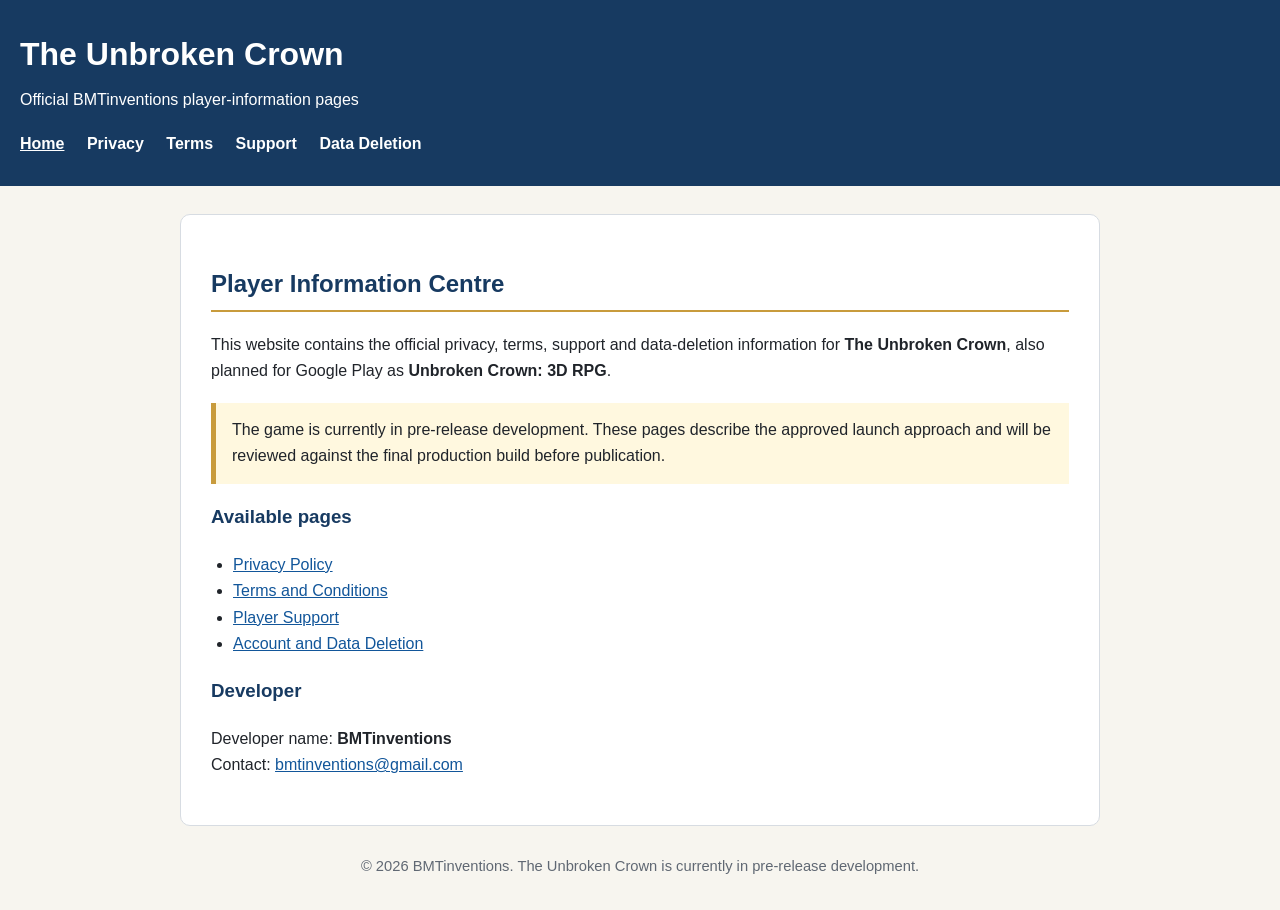
<file: index.html>
<!DOCTYPE html>
<html lang="en">
<head>
  <meta charset="UTF-8">
  <meta name="viewport" content="width=device-width, initial-scale=1.0">
  <meta name="description" content="Official privacy, terms, support and account or data deletion information for The Unbroken Crown, a pre-release Android game by BMTinventions.">
  <meta name="author" content="BMTinventions">
  <meta name="robots" content="index,follow">
  <meta name="theme-color" content="#173a61">
  <meta property="og:site_name" content="The Unbroken Crown">
  <meta property="og:type" content="website">
  <meta property="og:title" content="The Unbroken Crown — Player Information">
  <meta property="og:description" content="Official privacy, terms, support and account or data deletion information for The Unbroken Crown, a pre-release Android game by BMTinventions.">
  <link rel="canonical" href="https://bmtinventions.github.io/the-unbroken-crown/">
  <meta property="og:url" content="https://bmtinventions.github.io/the-unbroken-crown/">
  <meta name="twitter:card" content="summary">
  <title>The Unbroken Crown — Player Information</title>
  <link rel="stylesheet" href="styles.css">
</head>
<body>
<a class="skip-link" href="#main-content">Skip to main content</a>
<header>
  <h1>The Unbroken Crown</h1>
  <p>Official BMTinventions player-information pages</p>
  <nav aria-label="Primary navigation">
    <a href="index.html" aria-current="page">Home</a>
    <a href="privacy.html">Privacy</a>
    <a href="terms.html">Terms</a>
    <a href="support.html">Support</a>
    <a href="deletion.html">Data Deletion</a>
  </nav>
</header>
<main id="main-content">
  <h2>Player Information Centre</h2>

  <p>
    This website contains the official privacy, terms, support and
    data-deletion information for <strong>The Unbroken Crown</strong>,
    also planned for Google Play as <strong>Unbroken Crown: 3D RPG</strong>.
  </p>

  <div class="notice">
    The game is currently in pre-release development. These pages describe
    the approved launch approach and will be reviewed against the final
    production build before publication.
  </div>

  <h3>Available pages</h3>
  <ul>
    <li><a href="privacy.html">Privacy Policy</a></li>
    <li><a href="terms.html">Terms and Conditions</a></li>
    <li><a href="support.html">Player Support</a></li>
    <li><a href="deletion.html">Account and Data Deletion</a></li>
  </ul>

  <h3>Developer</h3>
  <p>
    Developer name: <strong>BMTinventions</strong><br>
    Contact: <a href="mailto:bmtinventions@gmail.com" aria-label="Email BMTinventions support">bmtinventions@gmail.com</a>
  </p>
</main>
<footer>
  <p>© 2026 BMTinventions. The Unbroken Crown is currently in pre-release development.</p>
</footer>
</body>
</html>
</file>
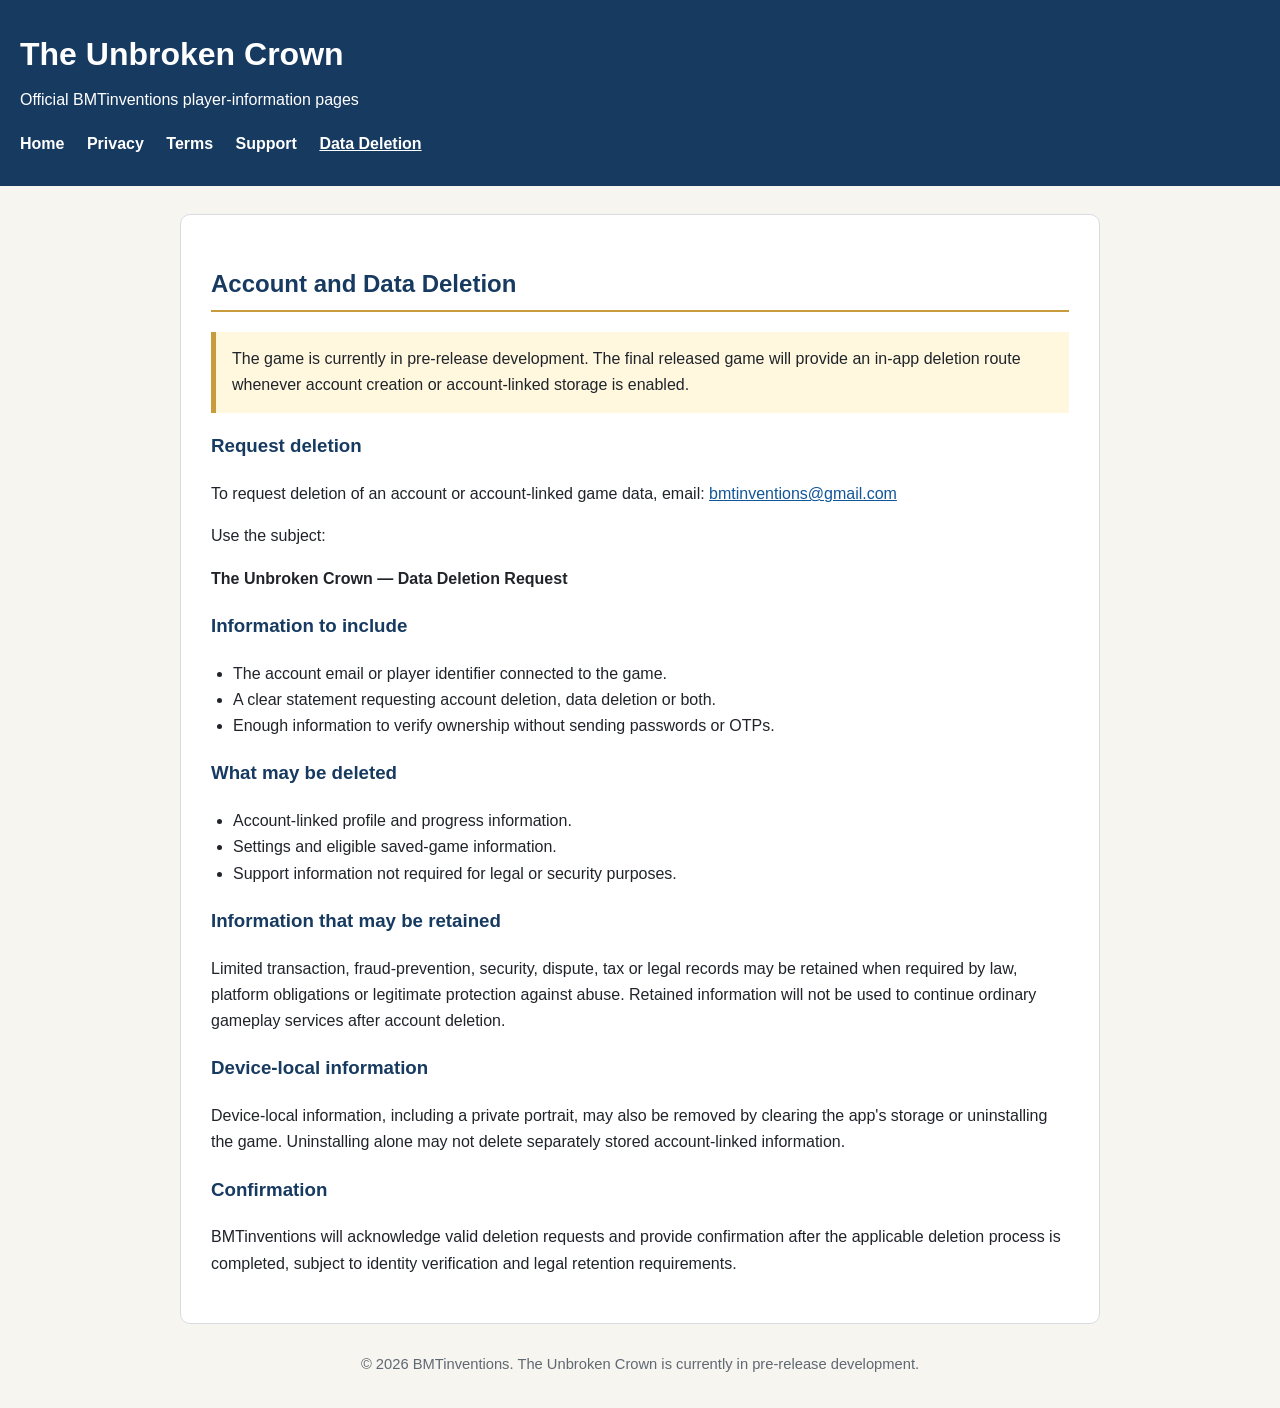
<file: deletion.html>
<!DOCTYPE html>
<html lang="en">
<head>
  <meta charset="UTF-8">
  <meta name="viewport" content="width=device-width, initial-scale=1.0">
  <meta name="description" content="Instructions for requesting deletion of a The Unbroken Crown account or account-linked game data, including retained records and device-local information.">
  <meta name="author" content="BMTinventions">
  <meta name="robots" content="index,follow">
  <meta name="theme-color" content="#173a61">
  <meta property="og:site_name" content="The Unbroken Crown">
  <meta property="og:type" content="website">
  <meta property="og:title" content="Account and Data Deletion — The Unbroken Crown">
  <meta property="og:description" content="Instructions for requesting deletion of a The Unbroken Crown account or account-linked game data, including retained records and device-local information.">
  <link rel="canonical" href="https://bmtinventions.github.io/the-unbroken-crown/deletion.html">
  <meta property="og:url" content="https://bmtinventions.github.io/the-unbroken-crown/deletion.html">
  <meta name="twitter:card" content="summary">
  <title>Account and Data Deletion — The Unbroken Crown</title>
  <link rel="stylesheet" href="styles.css">
</head>
<body>
<a class="skip-link" href="#main-content">Skip to main content</a>
<header>
  <h1>The Unbroken Crown</h1>
  <p>Official BMTinventions player-information pages</p>
  <nav aria-label="Primary navigation">
    <a href="index.html">Home</a>
    <a href="privacy.html">Privacy</a>
    <a href="terms.html">Terms</a>
    <a href="support.html">Support</a>
    <a href="deletion.html" aria-current="page">Data Deletion</a>
  </nav>
</header>
<main id="main-content">
  <h2>Account and Data Deletion</h2>

  <div class="notice">
    The game is currently in pre-release development. The final released game
    will provide an in-app deletion route whenever account creation or
    account-linked storage is enabled.
  </div>

  <h3>Request deletion</h3>
  <p>
    To request deletion of an account or account-linked game data, email:
    <a href="mailto:bmtinventions@gmail.com?subject=The%20Unbroken%20Crown%20Data%20Deletion%20Request" aria-label="Email BMTinventions to request data deletion">
      bmtinventions@gmail.com
    </a>
  </p>

  <p>Use the subject:</p>
  <p><strong>The Unbroken Crown — Data Deletion Request</strong></p>

  <h3>Information to include</h3>
  <ul>
    <li>The account email or player identifier connected to the game.</li>
    <li>A clear statement requesting account deletion, data deletion or both.</li>
    <li>Enough information to verify ownership without sending passwords or OTPs.</li>
  </ul>

  <h3>What may be deleted</h3>
  <ul>
    <li>Account-linked profile and progress information.</li>
    <li>Settings and eligible saved-game information.</li>
    <li>Support information not required for legal or security purposes.</li>
  </ul>

  <h3>Information that may be retained</h3>
  <p>
    Limited transaction, fraud-prevention, security, dispute, tax or legal
    records may be retained when required by law, platform obligations or
    legitimate protection against abuse. Retained information will not be used
    to continue ordinary gameplay services after account deletion.
  </p>

  <h3>Device-local information</h3>
  <p>
    Device-local information, including a private portrait, may also be removed
    by clearing the app's storage or uninstalling the game. Uninstalling alone
    may not delete separately stored account-linked information.
  </p>

  <h3>Confirmation</h3>
  <p>
    BMTinventions will acknowledge valid deletion requests and provide
    confirmation after the applicable deletion process is completed, subject to
    identity verification and legal retention requirements.
  </p>
</main>
<footer>
  <p>© 2026 BMTinventions. The Unbroken Crown is currently in pre-release development.</p>
</footer>
</body>
</html>
</file>
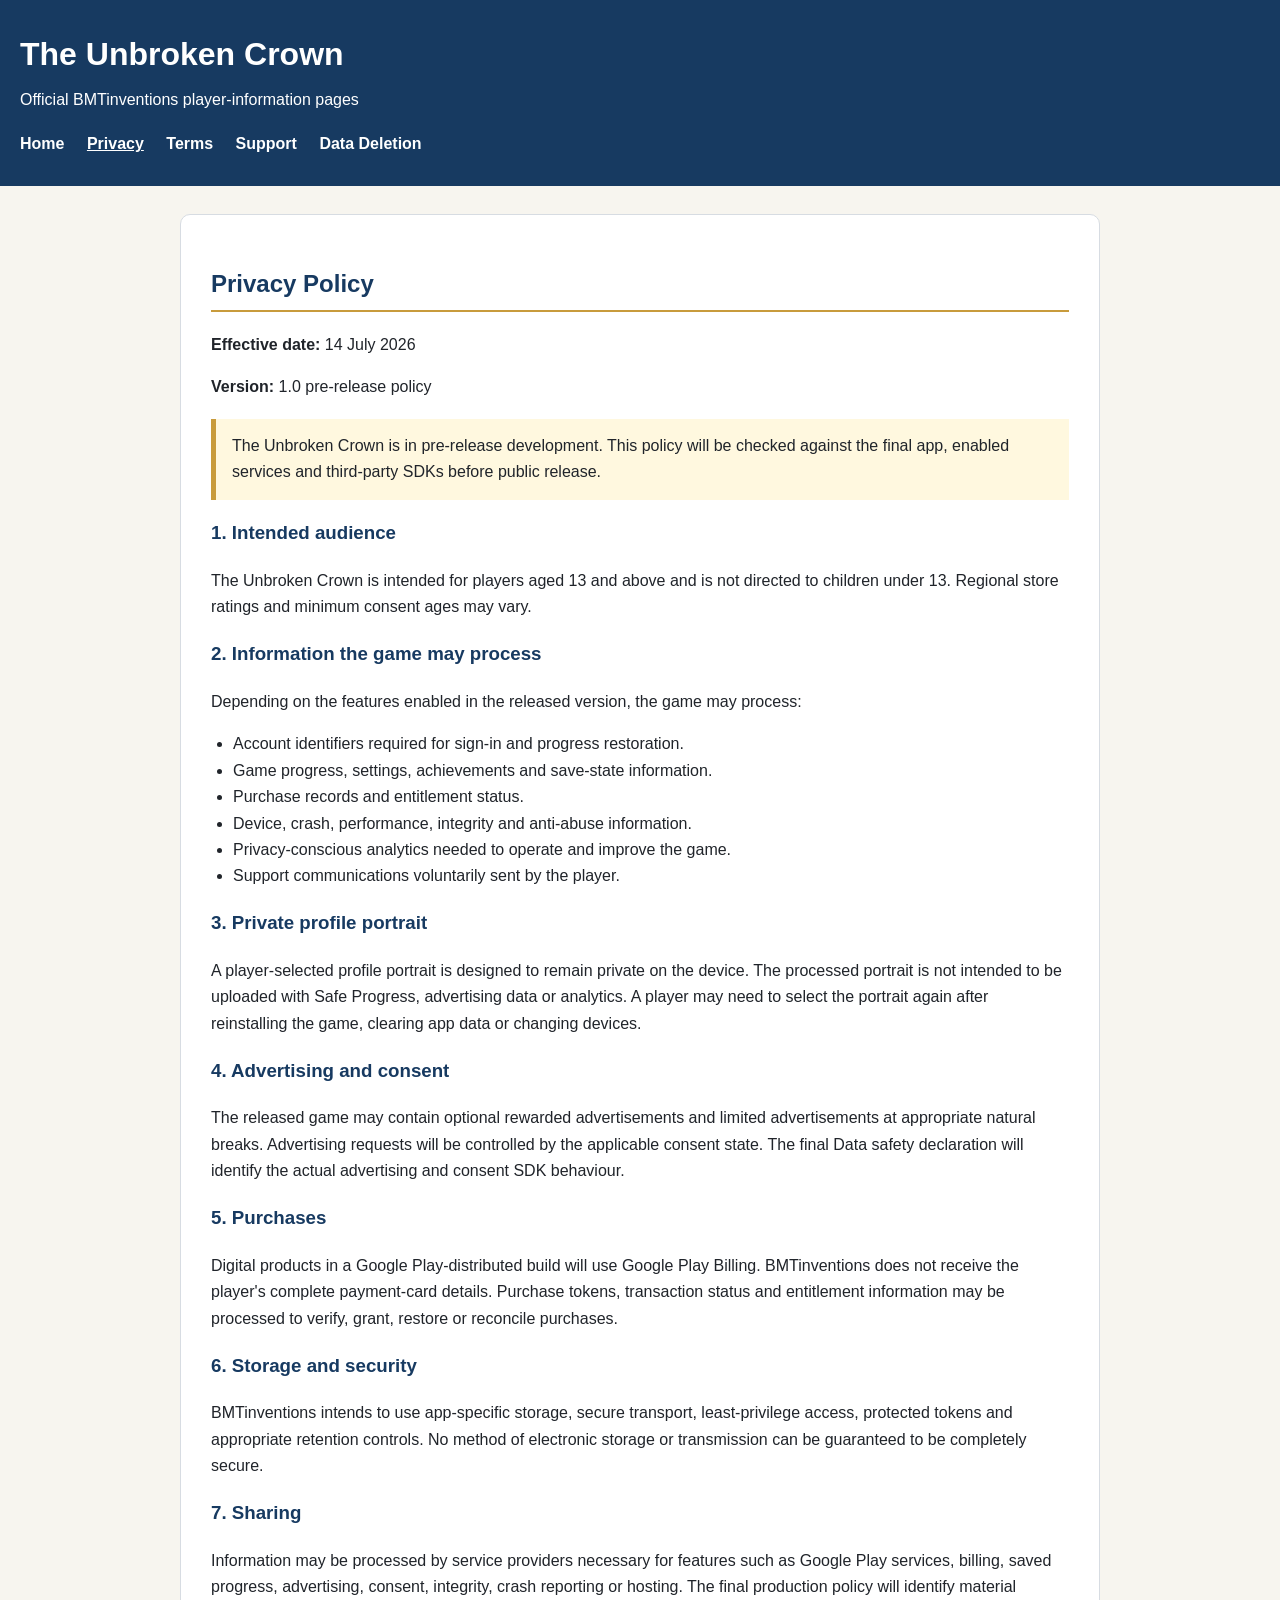
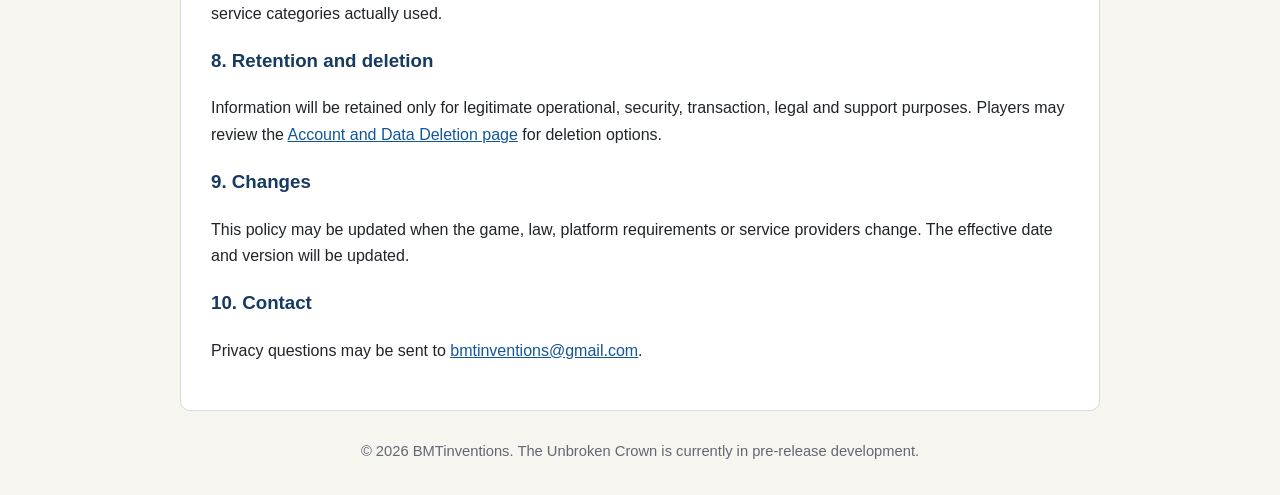
<file: privacy.html>
<!DOCTYPE html>
<html lang="en">
<head>
  <meta charset="UTF-8">
  <meta name="viewport" content="width=device-width, initial-scale=1.0">
  <meta name="description" content="Pre-release privacy policy for The Unbroken Crown, describing intended data handling, private portrait storage, advertising, purchases, retention and deletion.">
  <meta name="author" content="BMTinventions">
  <meta name="robots" content="index,follow">
  <meta name="theme-color" content="#173a61">
  <meta property="og:site_name" content="The Unbroken Crown">
  <meta property="og:type" content="website">
  <meta property="og:title" content="Privacy Policy — The Unbroken Crown">
  <meta property="og:description" content="Pre-release privacy policy for The Unbroken Crown, describing intended data handling, private portrait storage, advertising, purchases, retention and deletion.">
  <link rel="canonical" href="https://bmtinventions.github.io/the-unbroken-crown/privacy.html">
  <meta property="og:url" content="https://bmtinventions.github.io/the-unbroken-crown/privacy.html">
  <meta name="twitter:card" content="summary">
  <title>Privacy Policy — The Unbroken Crown</title>
  <link rel="stylesheet" href="styles.css">
</head>
<body>
<a class="skip-link" href="#main-content">Skip to main content</a>
<header>
  <h1>The Unbroken Crown</h1>
  <p>Official BMTinventions player-information pages</p>
  <nav aria-label="Primary navigation">
    <a href="index.html">Home</a>
    <a href="privacy.html" aria-current="page">Privacy</a>
    <a href="terms.html">Terms</a>
    <a href="support.html">Support</a>
    <a href="deletion.html">Data Deletion</a>
  </nav>
</header>
<main id="main-content">
  <h2>Privacy Policy</h2>
  <p><strong>Effective date:</strong> <time datetime="2026-07-14">14 July 2026</time></p>
  <p><strong>Version:</strong> 1.0 pre-release policy</p>

  <div class="notice">
    The Unbroken Crown is in pre-release development. This policy will be
    checked against the final app, enabled services and third-party SDKs
    before public release.
  </div>

  <h3>1. Intended audience</h3>
  <p>
    The Unbroken Crown is intended for players aged 13 and above and is not
    directed to children under 13. Regional store ratings and minimum consent
    ages may vary.
  </p>

  <h3>2. Information the game may process</h3>
  <p>Depending on the features enabled in the released version, the game may process:</p>
  <ul>
    <li>Account identifiers required for sign-in and progress restoration.</li>
    <li>Game progress, settings, achievements and save-state information.</li>
    <li>Purchase records and entitlement status.</li>
    <li>Device, crash, performance, integrity and anti-abuse information.</li>
    <li>Privacy-conscious analytics needed to operate and improve the game.</li>
    <li>Support communications voluntarily sent by the player.</li>
  </ul>

  <h3>3. Private profile portrait</h3>
  <p>
    A player-selected profile portrait is designed to remain private on the
    device. The processed portrait is not intended to be uploaded with Safe
    Progress, advertising data or analytics. A player may need to select the
    portrait again after reinstalling the game, clearing app data or changing
    devices.
  </p>

  <h3>4. Advertising and consent</h3>
  <p>
    The released game may contain optional rewarded advertisements and limited
    advertisements at appropriate natural breaks. Advertising requests will be
    controlled by the applicable consent state. The final Data safety
    declaration will identify the actual advertising and consent SDK behaviour.
  </p>

  <h3>5. Purchases</h3>
  <p>
    Digital products in a Google Play-distributed build will use Google Play
    Billing. BMTinventions does not receive the player's complete payment-card
    details. Purchase tokens, transaction status and entitlement information may
    be processed to verify, grant, restore or reconcile purchases.
  </p>

  <h3>6. Storage and security</h3>
  <p>
    BMTinventions intends to use app-specific storage, secure transport,
    least-privilege access, protected tokens and appropriate retention controls.
    No method of electronic storage or transmission can be guaranteed to be
    completely secure.
  </p>

  <h3>7. Sharing</h3>
  <p>
    Information may be processed by service providers necessary for features
    such as Google Play services, billing, saved progress, advertising,
    consent, integrity, crash reporting or hosting. The final production policy
    will identify material service categories actually used.
  </p>

  <h3>8. Retention and deletion</h3>
  <p>
    Information will be retained only for legitimate operational, security,
    transaction, legal and support purposes. Players may review the
    <a href="deletion.html">Account and Data Deletion page</a> for deletion
    options.
  </p>

  <h3>9. Changes</h3>
  <p>
    This policy may be updated when the game, law, platform requirements or
    service providers change. The effective date and version will be updated.
  </p>

  <h3>10. Contact</h3>
  <p>
    Privacy questions may be sent to
    <a href="mailto:bmtinventions@gmail.com?subject=The%20Unbroken%20Crown%20Privacy" aria-label="Email BMTinventions about privacy">bmtinventions@gmail.com</a>.
  </p>
</main>
<footer>
  <p>© 2026 BMTinventions. The Unbroken Crown is currently in pre-release development.</p>
</footer>
</body>
</html>
</file>
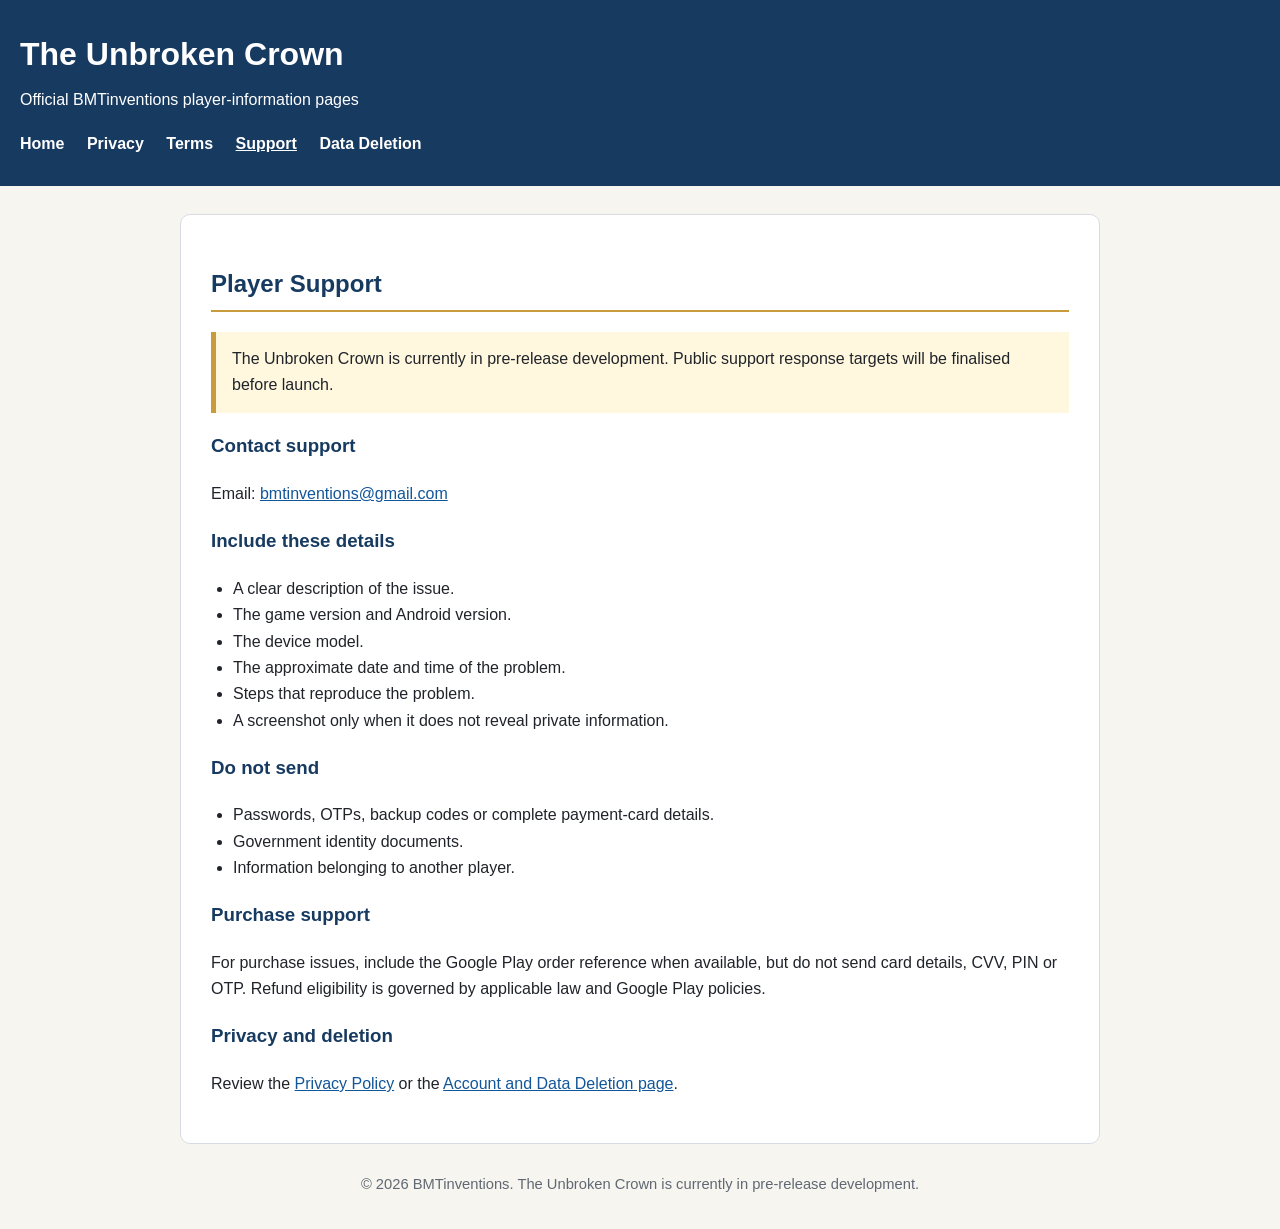
<file: support.html>
<!DOCTYPE html>
<html lang="en">
<head>
  <meta charset="UTF-8">
  <meta name="viewport" content="width=device-width, initial-scale=1.0">
  <meta name="description" content="Official player support information for The Unbroken Crown, including issue reporting, purchase support, privacy and account or data deletion links.">
  <meta name="author" content="BMTinventions">
  <meta name="robots" content="index,follow">
  <meta name="theme-color" content="#173a61">
  <meta property="og:site_name" content="The Unbroken Crown">
  <meta property="og:type" content="website">
  <meta property="og:title" content="Player Support — The Unbroken Crown">
  <meta property="og:description" content="Official player support information for The Unbroken Crown, including issue reporting, purchase support, privacy and account or data deletion links.">
  <link rel="canonical" href="https://bmtinventions.github.io/the-unbroken-crown/support.html">
  <meta property="og:url" content="https://bmtinventions.github.io/the-unbroken-crown/support.html">
  <meta name="twitter:card" content="summary">
  <title>Player Support — The Unbroken Crown</title>
  <link rel="stylesheet" href="styles.css">
</head>
<body>
<a class="skip-link" href="#main-content">Skip to main content</a>
<header>
  <h1>The Unbroken Crown</h1>
  <p>Official BMTinventions player-information pages</p>
  <nav aria-label="Primary navigation">
    <a href="index.html">Home</a>
    <a href="privacy.html">Privacy</a>
    <a href="terms.html">Terms</a>
    <a href="support.html" aria-current="page">Support</a>
    <a href="deletion.html">Data Deletion</a>
  </nav>
</header>
<main id="main-content">
  <h2>Player Support</h2>

  <div class="notice">
    The Unbroken Crown is currently in pre-release development. Public support
    response targets will be finalised before launch.
  </div>

  <h3>Contact support</h3>
  <p>
    Email:
    <a href="mailto:bmtinventions@gmail.com?subject=The%20Unbroken%20Crown%20Support" aria-label="Email BMTinventions player support">
      bmtinventions@gmail.com
    </a>
  </p>

  <h3>Include these details</h3>
  <ul>
    <li>A clear description of the issue.</li>
    <li>The game version and Android version.</li>
    <li>The device model.</li>
    <li>The approximate date and time of the problem.</li>
    <li>Steps that reproduce the problem.</li>
    <li>A screenshot only when it does not reveal private information.</li>
  </ul>

  <h3>Do not send</h3>
  <ul>
    <li>Passwords, OTPs, backup codes or complete payment-card details.</li>
    <li>Government identity documents.</li>
    <li>Information belonging to another player.</li>
  </ul>

  <h3>Purchase support</h3>
  <p>
    For purchase issues, include the Google Play order reference when available,
    but do not send card details, CVV, PIN or OTP. Refund eligibility is governed
    by applicable law and Google Play policies.
  </p>

  <h3>Privacy and deletion</h3>
  <p>
    Review the <a href="privacy.html">Privacy Policy</a> or the
    <a href="deletion.html">Account and Data Deletion page</a>.
  </p>
</main>
<footer>
  <p>© 2026 BMTinventions. The Unbroken Crown is currently in pre-release development.</p>
</footer>
</body>
</html>
</file>
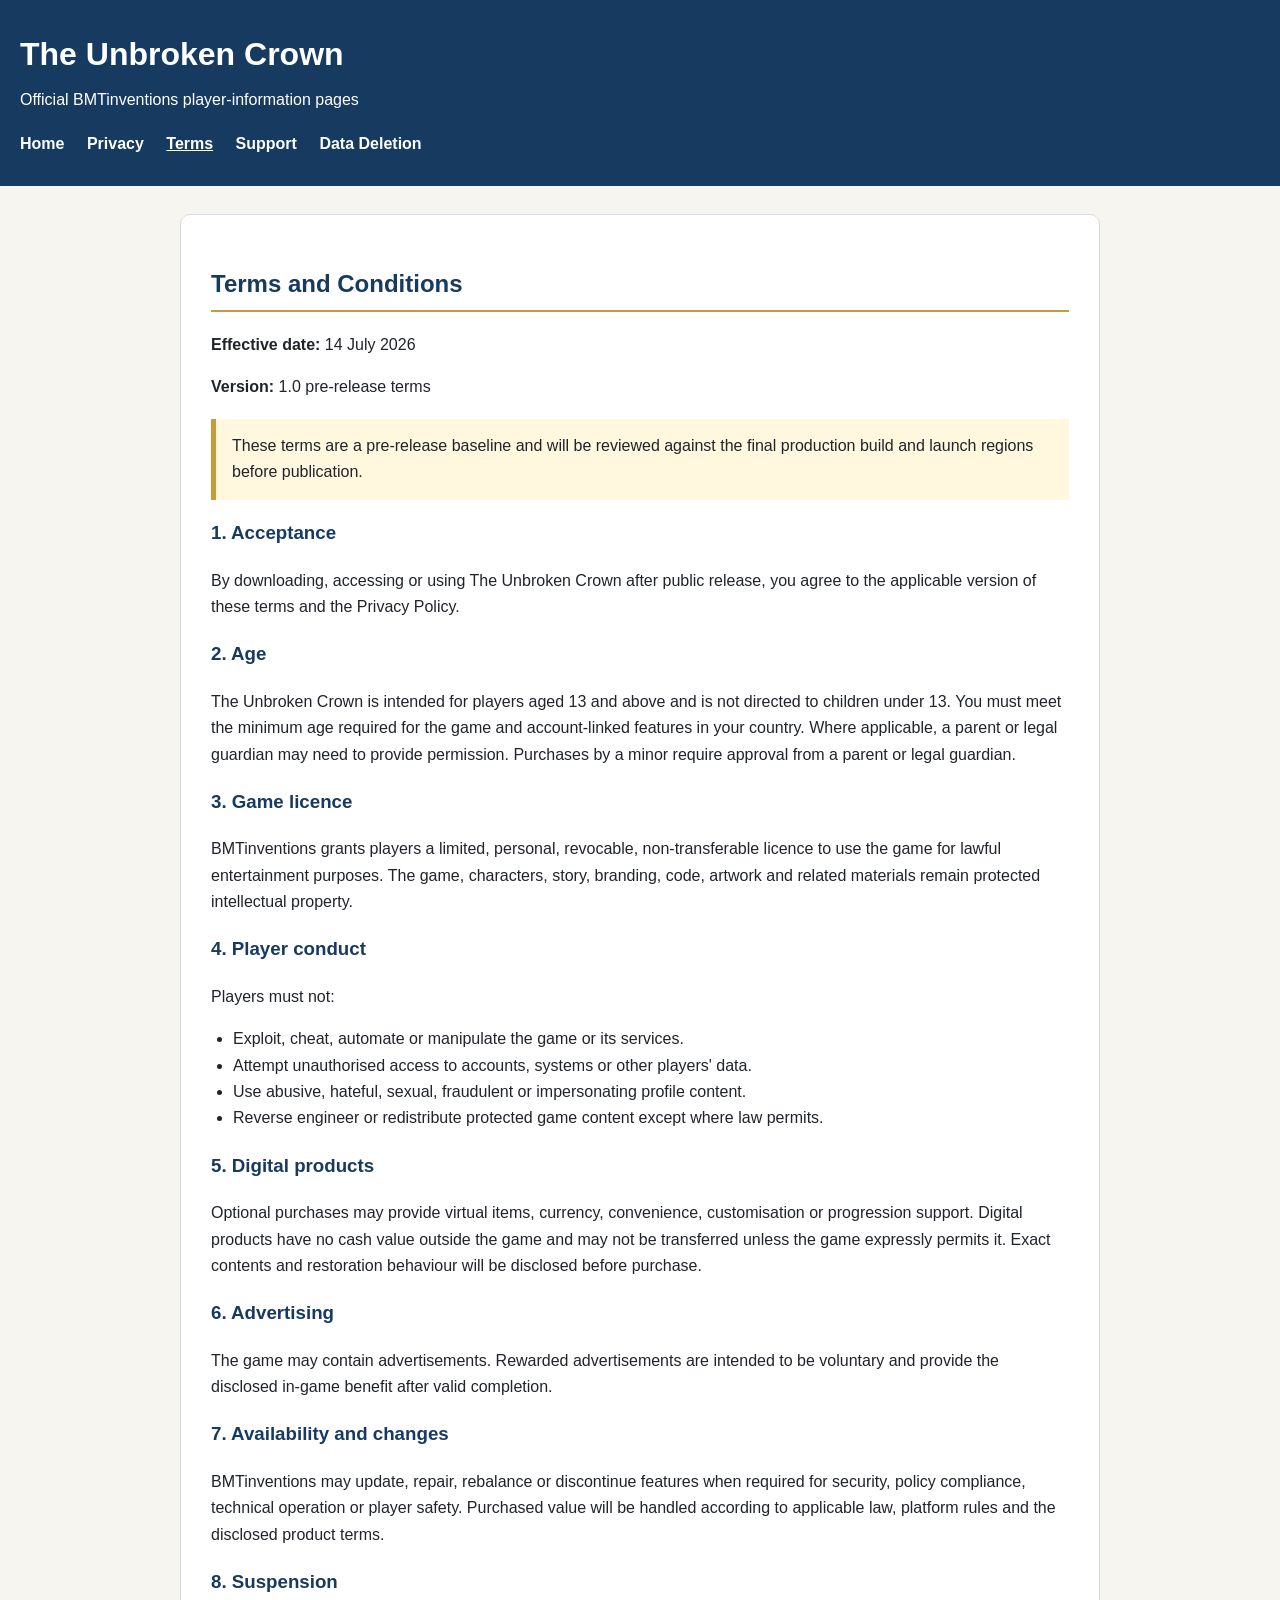
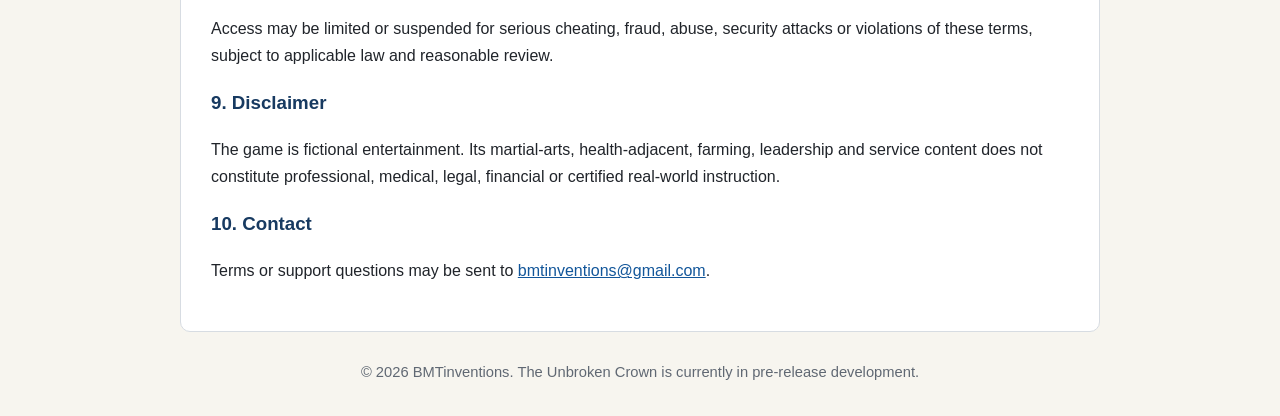
<file: terms.html>
<!DOCTYPE html>
<html lang="en">
<head>
  <meta charset="UTF-8">
  <meta name="viewport" content="width=device-width, initial-scale=1.0">
  <meta name="description" content="Pre-release terms and conditions for The Unbroken Crown, covering age, licence, conduct, digital products, advertising, availability and support.">
  <meta name="author" content="BMTinventions">
  <meta name="robots" content="index,follow">
  <meta name="theme-color" content="#173a61">
  <meta property="og:site_name" content="The Unbroken Crown">
  <meta property="og:type" content="website">
  <meta property="og:title" content="Terms and Conditions — The Unbroken Crown">
  <meta property="og:description" content="Pre-release terms and conditions for The Unbroken Crown, covering age, licence, conduct, digital products, advertising, availability and support.">
  <link rel="canonical" href="https://bmtinventions.github.io/the-unbroken-crown/terms.html">
  <meta property="og:url" content="https://bmtinventions.github.io/the-unbroken-crown/terms.html">
  <meta name="twitter:card" content="summary">
  <title>Terms and Conditions — The Unbroken Crown</title>
  <link rel="stylesheet" href="styles.css">
</head>
<body>
<a class="skip-link" href="#main-content">Skip to main content</a>
<header>
  <h1>The Unbroken Crown</h1>
  <p>Official BMTinventions player-information pages</p>
  <nav aria-label="Primary navigation">
    <a href="index.html">Home</a>
    <a href="privacy.html">Privacy</a>
    <a href="terms.html" aria-current="page">Terms</a>
    <a href="support.html">Support</a>
    <a href="deletion.html">Data Deletion</a>
  </nav>
</header>
<main id="main-content">
  <h2>Terms and Conditions</h2>
  <p><strong>Effective date:</strong> <time datetime="2026-07-14">14 July 2026</time></p>
  <p><strong>Version:</strong> 1.0 pre-release terms</p>

  <div class="notice">
    These terms are a pre-release baseline and will be reviewed against the
    final production build and launch regions before publication.
  </div>

  <h3>1. Acceptance</h3>
  <p>
    By downloading, accessing or using The Unbroken Crown after public release,
    you agree to the applicable version of these terms and the Privacy Policy.
  </p>

  <h3>2. Age</h3>
  <p>
    The Unbroken Crown is intended for players aged 13 and above and is not
    directed to children under 13. You must meet the minimum age required for
    the game and account-linked features in your country. Where applicable, a
    parent or legal guardian may need to provide permission. Purchases by a
    minor require approval from a parent or legal guardian.
  </p>

  <h3>3. Game licence</h3>
  <p>
    BMTinventions grants players a limited, personal, revocable,
    non-transferable licence to use the game for lawful entertainment purposes.
    The game, characters, story, branding, code, artwork and related materials
    remain protected intellectual property.
  </p>

  <h3>4. Player conduct</h3>
  <p>Players must not:</p>
  <ul>
    <li>Exploit, cheat, automate or manipulate the game or its services.</li>
    <li>Attempt unauthorised access to accounts, systems or other players' data.</li>
    <li>Use abusive, hateful, sexual, fraudulent or impersonating profile content.</li>
    <li>Reverse engineer or redistribute protected game content except where law permits.</li>
  </ul>

  <h3>5. Digital products</h3>
  <p>
    Optional purchases may provide virtual items, currency, convenience,
    customisation or progression support. Digital products have no cash value
    outside the game and may not be transferred unless the game expressly
    permits it. Exact contents and restoration behaviour will be disclosed
    before purchase.
  </p>

  <h3>6. Advertising</h3>
  <p>
    The game may contain advertisements. Rewarded advertisements are intended
    to be voluntary and provide the disclosed in-game benefit after valid
    completion.
  </p>

  <h3>7. Availability and changes</h3>
  <p>
    BMTinventions may update, repair, rebalance or discontinue features when
    required for security, policy compliance, technical operation or player
    safety. Purchased value will be handled according to applicable law,
    platform rules and the disclosed product terms.
  </p>

  <h3>8. Suspension</h3>
  <p>
    Access may be limited or suspended for serious cheating, fraud, abuse,
    security attacks or violations of these terms, subject to applicable law
    and reasonable review.
  </p>

  <h3>9. Disclaimer</h3>
  <p>
    The game is fictional entertainment. Its martial-arts, health-adjacent,
    farming, leadership and service content does not constitute professional,
    medical, legal, financial or certified real-world instruction.
  </p>

  <h3>10. Contact</h3>
  <p>
    Terms or support questions may be sent to
    <a href="mailto:bmtinventions@gmail.com?subject=The%20Unbroken%20Crown%20Terms" aria-label="Email BMTinventions about the terms">bmtinventions@gmail.com</a>.
  </p>
</main>
<footer>
  <p>© 2026 BMTinventions. The Unbroken Crown is currently in pre-release development.</p>
</footer>
</body>
</html>
</file>
<file: styles.css>
:root {
  color-scheme: light;
  --navy: #173a61;
  --gold: #c89b3c;
  --paper: #f7f5ef;
  --text: #20242a;
  --muted: #606873;
  --border: #d7dce2;
  --focus: #0b6ecf;
}

* {
  box-sizing: border-box;
}

html {
  scroll-behavior: smooth;
}

body {
  margin: 0;
  background: var(--paper);
  color: var(--text);
  font-family: Arial, Helvetica, sans-serif;
  line-height: 1.65;
}

.skip-link {
  position: absolute;
  left: -9999px;
  top: 0;
  z-index: 1000;
  background: #ffffff;
  color: var(--navy);
  padding: 10px 14px;
  border: 2px solid var(--focus);
  border-radius: 4px;
}

.skip-link:focus {
  left: 12px;
  top: 12px;
}

header {
  background: var(--navy);
  color: white;
  padding: 28px 20px;
}

header h1 {
  margin: 0;
  font-size: 2rem;
}

header p {
  margin: 6px 0 0;
}

nav {
  margin-top: 18px;
}

nav a {
  color: white;
  margin-right: 18px;
  text-decoration: none;
  font-weight: 700;
}

nav a:hover,
nav a:focus,
nav a[aria-current="page"] {
  text-decoration: underline;
}

main {
  width: min(920px, calc(100% - 32px));
  margin: 28px auto;
  background: white;
  border: 1px solid var(--border);
  border-radius: 10px;
  padding: 30px;
}

h2 {
  color: var(--navy);
  border-bottom: 2px solid var(--gold);
  padding-bottom: 6px;
}

h3 {
  color: var(--navy);
}

a {
  color: #12569a;
}

a:focus-visible,
button:focus-visible,
input:focus-visible,
select:focus-visible,
textarea:focus-visible {
  outline: 3px solid var(--focus);
  outline-offset: 3px;
}

.notice {
  background: #fff8df;
  border-left: 5px solid var(--gold);
  padding: 14px 16px;
  margin: 18px 0;
}

footer {
  width: min(920px, calc(100% - 32px));
  margin: 0 auto 32px;
  color: var(--muted);
  font-size: 0.92rem;
  text-align: center;
}

ul {
  padding-left: 22px;
}

code {
  overflow-wrap: anywhere;
}

@media (max-width: 620px) {
  header h1 {
    font-size: 1.55rem;
  }

  nav a {
    display: block;
    margin: 8px 0;
  }

  main {
    padding: 20px;
  }
}

@media print {
  header,
  footer {
    background: white;
    color: black;
  }

  nav,
  .skip-link {
    display: none;
  }

  main {
    width: 100%;
    margin: 0;
    border: 0;
    padding: 0;
  }
}
</file>
